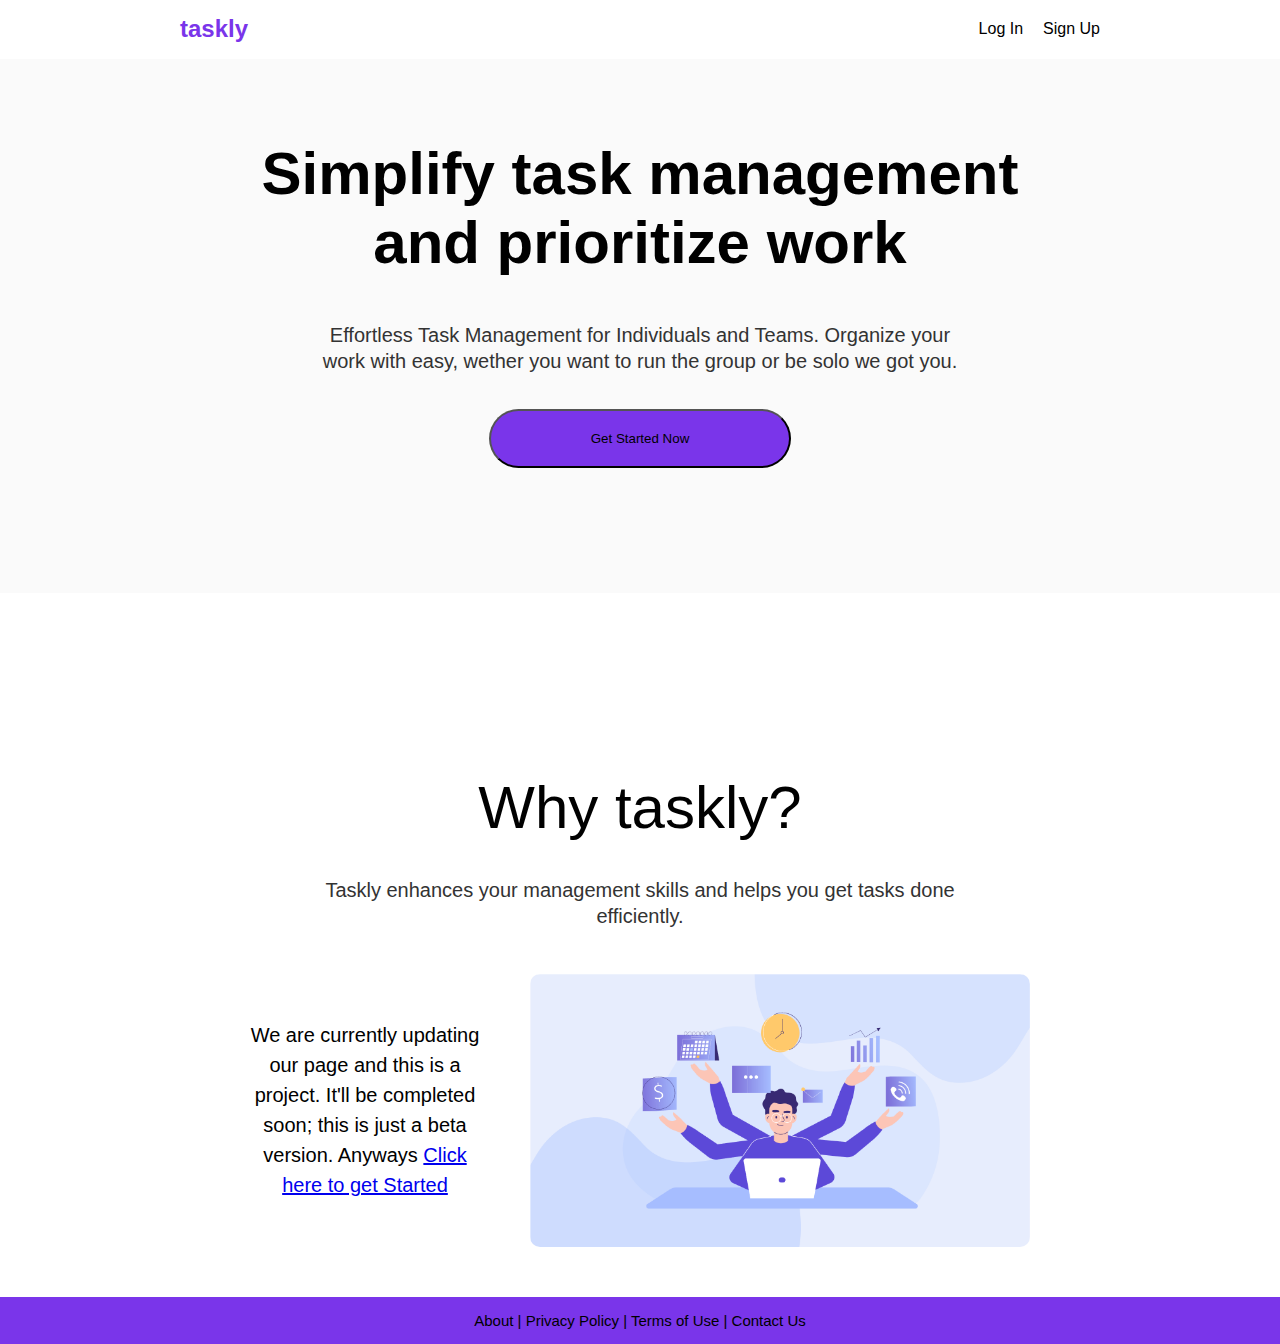
<file: index.html>
<!DOCTYPE html>
<html lang="en">

<head>
    <meta charset="UTF-8">
    <meta name="viewport" content="width=device-width, initial-scale=1.0">
    <title>Home - Theo's Management</title>
    <link rel="stylesheet" href="css/global.css">
</head>

<body>
    <header class="navbar">
        <h1 class="navbar_title">taskly</h1>
        <div class="navbar_buttons">
            <a href="login.php" class="navbar-index">Log In</a>
            <a href="register.php" class="navbar-index">Sign Up</a>
        </div>
    </header>
    <div class="intro-content">

    <section class="intro-section">
        <div class="intro-section_content">
            <h2 class="intro-section_title">Simplify task management and prioritize work</h2>
            <p class="intro-section_text">Effortless Task Management for Individuals and Teams. Organize your work with easy, wether you want to run the group or be solo we got you.</p>
            <a href="register.php"><button class="index-button">Get Started Now</button></a>
        </div>
    </section>

    <section class="intro-section2">
        <div class="intro-section2_content">
            <h2 class="intro-section2_title">Why taskly?</h2>
            <p class="intro-section2_text">Taskly enhances your management skills and helps you get tasks done efficiently.</p>
            <div class="intro-content-container">
                <p>We are currently updating our page and this is a project. It'll be completed soon; this is just a beta version. Anyways <a href="register.php"> Click here to get Started</a></p>
                <img src="images/intro-pic1.png" alt="management">
            </div>
            
        </div>
    </section>
</div>
</body>

<footer class="footer">
    <p class="footer__text">
        <a>About</a> | <a>Privacy Policy</a> |
        <a>Terms of Use</a> | <a>Contact Us</a>
    </p>
</footer>

</html>
</file>
<file: css/global.css>
* {
    padding: 0;
    margin: 0;
    box-sizing: border-box;
    font-family: Arial, sans-serif;
}

body {
    display: flex;
    flex-direction: column;
    min-height: 100vh;
}


.navbar {
    color: black;
    display: flex;
    justify-content: space-between;
    align-items: center;
    padding: 15px 180px;
    margin-bottom: 1px;
}
.navbar_title {
    font-size: 24px;
    font-weight: bold;
    color: #7a35ea;
    text-decoration: none;
}

.navbar_title2 {
    font-size: 15px;
    font-weight: bold;
    color: #7a35ea;
    text-decoration: none;
}

.navbar_buttons {
    display: flex;
    gap: 20px;
}

.navbar-index {
    text-decoration: none;
    color: black;
    font-size: 16px;
    transition: color 0.3s ease;
}

.navbar-index:hover {
    color: #7a35ea;
}
.intro-content{
    flex: 1;
}

.intro-section {
    display: flex;
    justify-content: center;
    align-items: center;
    background-color: #FAFAFA;
    text-align: center;
}

.intro-section_content {
    border-radius: 12px;
    padding: 30px 40px;
    max-width: 900px;
}

.intro-section_title {
    font-size: 60px;
    color: #000000;
    font-weight: bold;
    margin-bottom: 25px;
    margin-top: 50px;
    text-align: center;
}

.intro-section_text {
    font-size: 20px;
    color: #333;
    line-height: 1.3;
    margin-bottom: 15px;
    padding: 20px 90px;
}
.intro-section2 {
    display: flex;
    justify-content: center;
    align-items: center;
    text-align: center;
}

.intro-section2_content {
    border-radius: 12px;
    padding: 30px 40px;
    max-width: 900px;
}

.intro-section2_title {
    font-size: 60px;
    color: #000000;
    font-weight:lighter;
    margin-bottom: 25px;
    margin-top: 150px;
    text-align: center;
}

.intro-section2_text {
    font-size: 20px;
    color: #333;
    line-height: 1.3;
    margin-bottom: 15px;
    padding: 10px 90px;
}

.intro-content-container {
    display: flex;
    align-items: center;
    gap: 50px; 
    max-width: 1200px;
    padding: 20px;
    margin: 0 auto;

}

.intro-content-container p {
    flex: 1;
    font-size: 20px;
    line-height: 1.5;
    max-width: 700px;
    text-decoration: none;
}

.intro-content-container img {
    width: 500px;
    height: auto;
    border-radius: 10px;
    flex-shrink: 0;
}

.index-button{
    padding: 20px 100px;
    border-radius: 30px;
    background-color: #7a35ea;
    margin-bottom: 95px;
}
.btn {
    padding: 12px 18px;
    border: none;
    border-radius: 8px;
    font-size: 16px;
    cursor: pointer;
    transition: background-color 0.3s ease;
}

.btn--login:hover {
    background-color: #5b25b0;
}

.btn--register:hover {
    background-color: #333;
}

.login-container {
    display: flex;
    justify-content: center;
    align-items: center;
    margin-top: 150px;
}

.login-section h2 {
    font-size: 35px;
    color: #7a35ea;
    margin-bottom: 10px;
    text-align: center;
}

.login-section p {
    font-size: 20px;
    color: #555;
    margin-bottom: 30px;
    text-align: center;
}

.login-form label {
    font-size: 14px;
    color: #333;
    font-weight: bold;
    margin-bottom: 8px;
    display: block;
}

.login-form input {
    width: 100%;
    padding: 12px;
    margin-bottom: 20px;
    border: 1px solid #ddd;
    border-radius: 8px;
    box-sizing: border-box;
}

.btn {
    padding: 12px;
    border: none;
    border-radius: 8px;
    font-size: 16px;
    cursor: pointer;
    width: 100%;
}

.btn--login {
    background-color: #7a35ea;
    color: black;
    font-weight: bold;
    border-color: black;
    border-width: 3px;
}

.btn--register {
    background-color: black;
    color: #7a35ea;
    border: 1px solid #7a35ea;
}

.or-text {
    font-size: 14px;
    color: #555;
    margin-top: 10px;
    margin-bottom: 10px;
    text-align: center;
}
.register-container {
    display: flex;
    margin-top: 150px;
    justify-content: center;
    align-items: center;
}
.register-section h2 {
    font-size: 28px;
    color: #7a35ea;
    margin-bottom: 10px;
}

.register-section p {
    font-size: 14px;
    color: #555;
    margin-bottom: 30px;
}

.register-form label {
    font-size: 14px;
    color: #333;
    font-weight: bold;
    margin-bottom: 8px;
    display: block;
}

.register-form input {
    width: 100%;
    padding: 12px;
    margin-bottom: 20px;
    border: 1px solid #ddd;
    border-radius: 8px;
    box-sizing: border-box;
}

.role-select {
    width: 150px;
    padding: 12px 13px;
    border: 1px solid #ddd;
    border-radius: 8px;
    font-size: 14px;
    background-color: #f9f9f9;
    color: #333;
}

.container{
    display: flex;
}

.sidebar{
    width: 250px;
    min-height: 100vh;
    background-color: #8f63d5;
}

.sidebar ul {
    margin-top: 20px;
    list-style: none;
}

.sidebar ul li {
    font-size: 16px;
    padding: 20px 0px;
    padding-left: 50px;
    transition: 500ms background;
}

.sidebar ul li:hover {
    background: #8953df;
}

.sidebar ul li a {
    text-decoration: none;
    color: #eee;
    cursor: pointer;
    letter-spacing: 1px;
}

.sidebar ul li a i {
    display: inline-block;
    padding-right: 10px;
    font-size: 20px;
}

.user-profile {
    text-align: center;
    padding-left: 10px;
    padding-top: 25px;
}

.user-profile img {
    width: 100px;
    border-radius: 50%;
}

.user-profile h4 {
    color: #ccc;
    padding: 5px 0;
}

.main-content {
    width: 100%;
    background-color: #eae7ee;
    background-size: cover;
    background-position: center;
    display: flex;
    justify-content: center;
    align-items: center;
    text-align: center;
    flex-direction: column;
    padding: 20px;
}

.task-content {
    width: 100%;
    background-color: #eae7ee;
    background-size: cover;
    background-position: center;
    display: flex;
    text-align: center;
    flex-direction: column;
    padding: 20px;
}
.task-container h1{
    font-size: 24px;
}

.task-container p {
    font-size: 20px;
}
.task-container button{
    border-radius: 20px;
    background-color: #945eeb;
    padding: 10px 20px;
    margin-top: 15px;
}

.manage-tasks-btn{
    padding: 20px 30px;
    background-color: #7a35ea;
    color:#ddd;
    border-radius: 30px;
    margin-top: 40px;
}
.home-box h1{
    color: #000000;
    font-size: 30px;
}

.home-box p{
    color: #000000;
    font-size: 20px;
    margin-top: 10px;
}

.footer {
    background-color: #7a35ea;
    text-align: center;
    padding: 15px;
    width: 100%;
    margin-top: auto;
}

.profile-page__content {
    padding: 20px;
    width: 100%;
}

.profile-page_section {
    width: 100%;
    max-width: 500px; 
    margin-top: 20px;
}

.profile-page__form {
    display: flex;
    flex-direction: column; 
    gap: 15px; 
    width: 100%;
}

.profile-page__label {
    font-weight: bold;
    margin-bottom: 5px;
}

.profile-page__input {
    padding: 10px 20px;
    border: 1px solid #ddd;
    border-radius: 8px;
    font-size: 16px;
    width: 100%;
}

.btn--update {
    padding: 12px;
    background-color: #8953df;
    color: white;
    border: none;
    border-radius: 8px;
    font-size: 16px;
    transition: background-color 0.3s;
    margin-top: 10px;
}

.btn--update:hover {
    background-color: #7a35ea;
}

.add-tasklist input{
    padding: 10px 20px;
    border-radius: 5px;
    border-color: #000000;

}

.tasklist-view {
    display: flex;            
    flex-wrap: wrap;          
    gap: 20px;                
    justify-content: flex-start; 
    margin: 20px 0;
}


.task-list-item {
    background-color: #fff;      
    border: 1px solid #ddd;        
    border-radius: 8px;          
    padding: 15px;                 
    width: 30%;                    
    min-width: 250px;              
}


.task-list-item h4 {
    font-size: 18px;
    font-weight: bold;
    margin-bottom: 10px;
    color: #333;
}

.task-list-item p {
    font-size: 14px;
    color: #666;
    margin-bottom: 15px;
}

.task-list-item a {
    display: inline-block;
    font-size: 14px;
    color: #007BFF; 
    text-decoration: none;
}

.task-list-item a:hover {
    text-decoration: underline;
}

/* Main Content Section Styling */
.main-content-container {
    background-color: #fff;
    padding: 30px;
    border-radius: 10px;
    box-shadow: 0 4px 8px rgba(0, 0, 0, 0.1);
    max-width: 1100px;
    margin: 0 auto;
}

.main-content-container h2 {
    font-size: 1.6em;
    color: #333;
    margin-bottom: 15px;
    padding-bottom: 5px;
    border-bottom: 2px solid #e0e0e0;
}

.main-content-container form {
    background-color: #f9f9f9;
    padding: 20px;
    border-radius: 8px;
    box-shadow: 0 2px 4px rgba(0, 0, 0, 0.1);
    margin-bottom: 20px;
}

.main-content-container label {
    font-size: 1.1em;
    color: #555;
    margin-bottom: 8px;
    display: block;
}

.main-content-container input,
.main-content-container select,
.main-content-container textarea {
    width: 100%;
    padding: 10px;
    margin-bottom: 15px;
    border: 1px solid #ccc;
    border-radius: 5px;
    box-sizing: border-box;
    font-size: 1em;
}

.main-content-container button {
    background-color: #4CAF50;
    color: white;
    padding: 12px 18px;
    border: none;
    border-radius: 5px;
    cursor: pointer;
    font-size: 1.1em;
    transition: background-color 0.3s ease;
}

.main-content-container button:hover {
    background-color: #45a049;
}

.main-content-container hr {
    margin: 20px 0;
    border: 1px solid #ddd;
}

.main-content-container select,
.main-content-container input[type="date"] {
    font-size: 1em;
}

.footer p{
    font-size: 15px;
    text-align: center;
}

/* Responsive Design for mobile*/
@media (max-width: 768px) {
    .navbar {
        flex-direction: column;
        gap: 10px;
    }

    .intro-section {
        padding: 30px 5%;
    }

    .intro-section_content {
        padding: 20px;
    }

    .tasklist-view {
        flex-direction: column;   
        align-items: center;      
    }

    .task-list-item {
        width: 80%;               
    }

    .main-content-container {
        padding: 15px;
    }

    .main-content-container h2 {
        font-size: 1.4em;
    }

    .main-content-container form {
        padding: 15px;
    }

    .main-content-container button {
        width: 100%;
        padding: 14px;
    }
}
</file>
